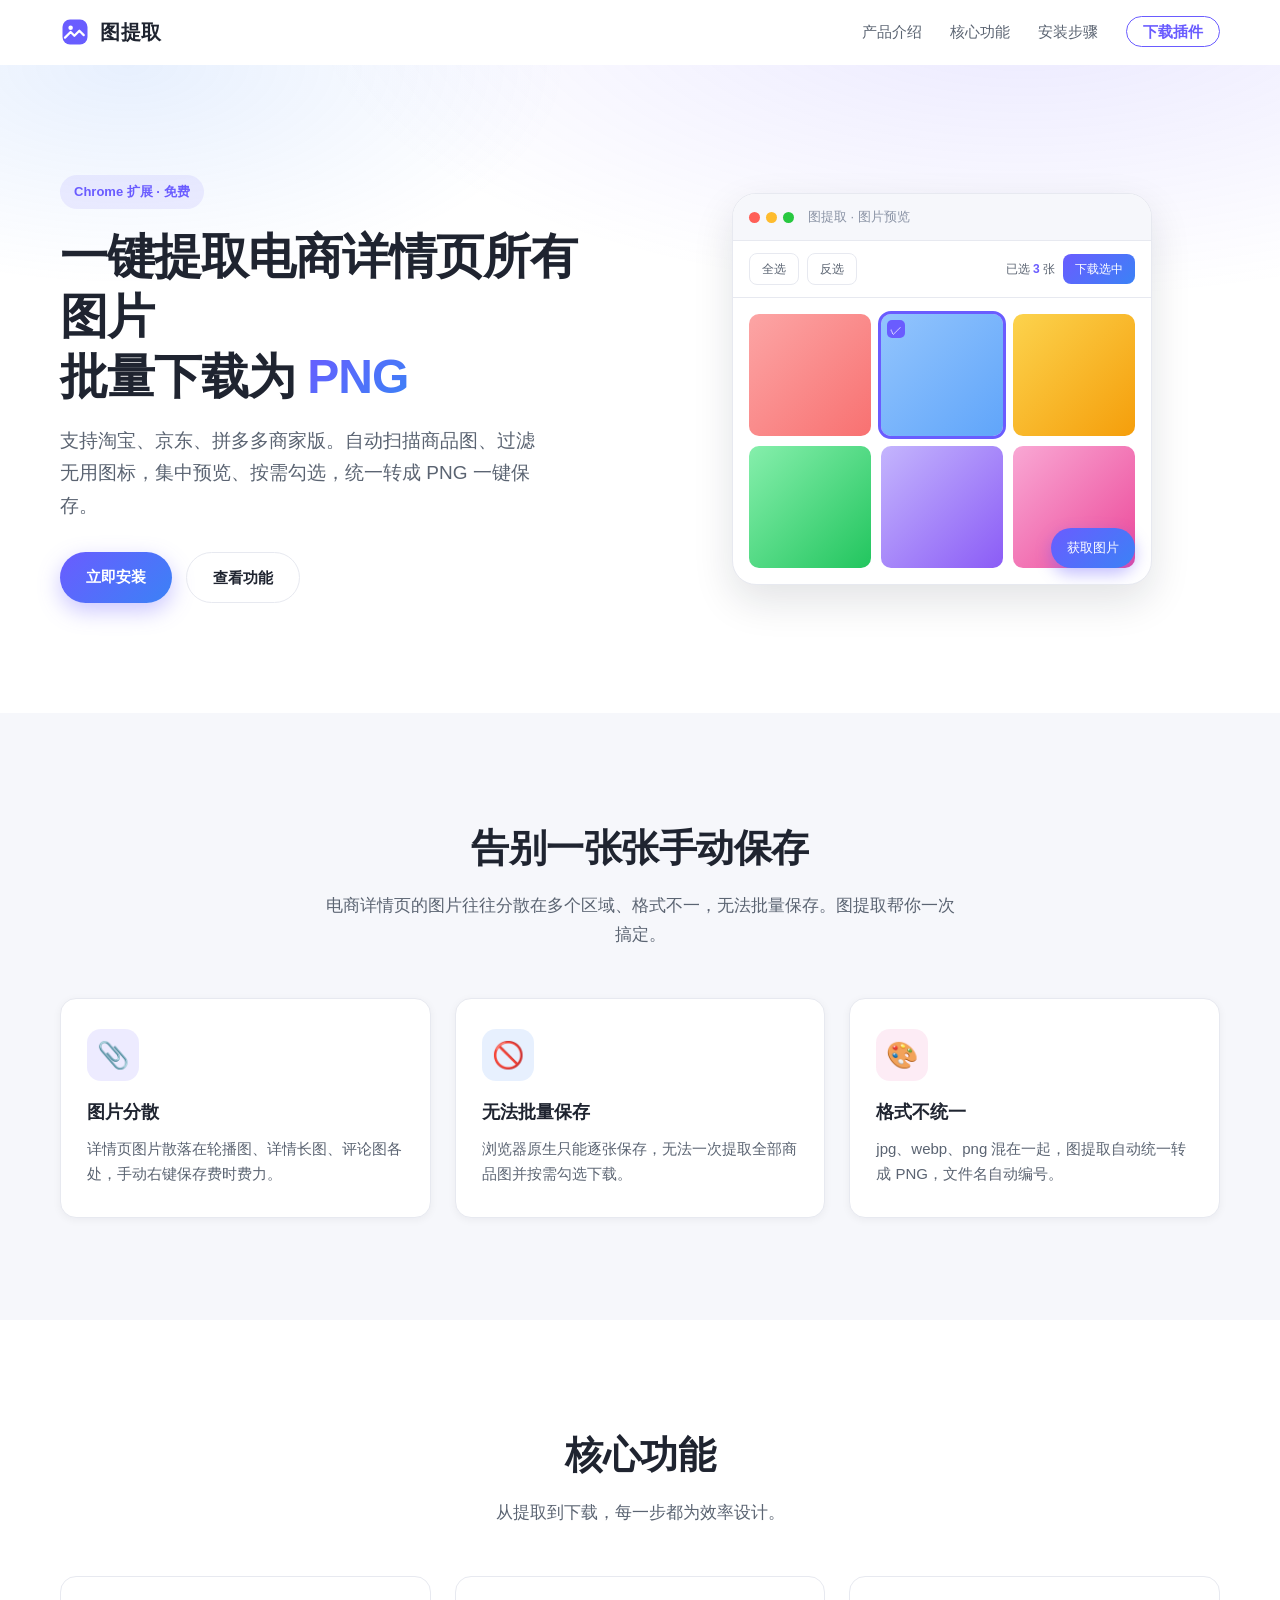
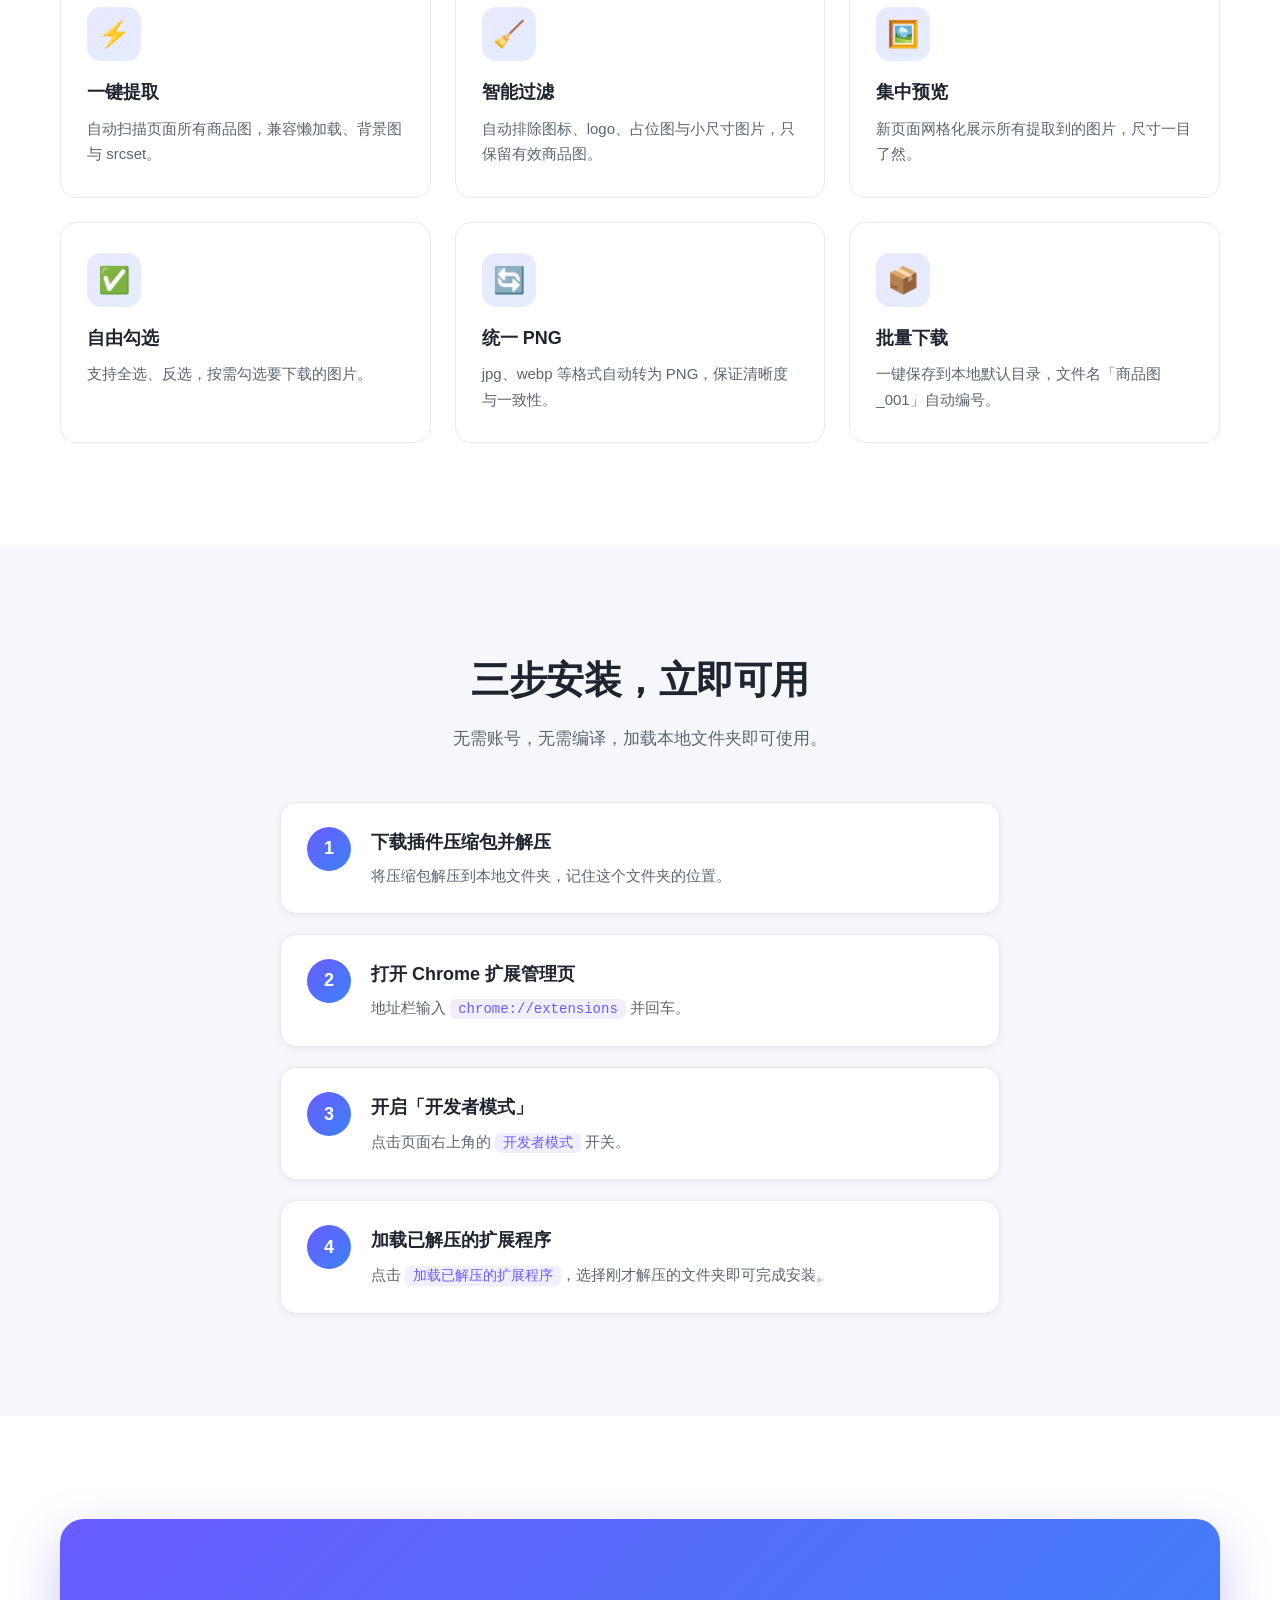
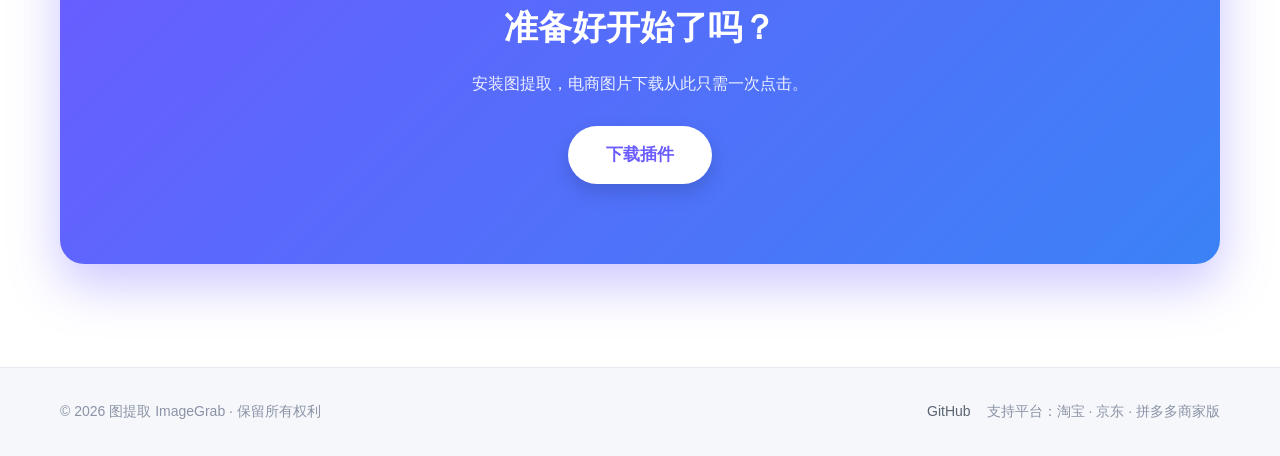
<file: docs/index.html>
<!DOCTYPE html>
<html lang="zh-CN">
<head>
  <meta charset="UTF-8" />
  <meta name="viewport" content="width=device-width, initial-scale=1.0" />
  <meta name="description" content="图提取（ImageGrab）—— 一键提取淘宝、京东、拼多多商家版商品详情页所有图片，集中预览并批量下载为 PNG。" />
  <title>图提取 ImageGrab · 电商图片一键下载插件</title>
  <link rel="stylesheet" href="css/style.css" />
</head>
<body>

  <!-- ============ 顶部导航栏 ============ -->
  <header class="navbar" id="navbar">
    <nav class="navbar-inner" aria-label="主导航">
      <!-- Logo：内联 SVG 图标 + 产品名 -->
      <a href="#hero" class="brand" aria-label="图提取 首页">
        <svg class="brand-icon" width="30" height="30" viewBox="0 0 24 24" fill="none" aria-hidden="true">
          <defs>
            <linearGradient id="lg-brand" x1="0" y1="0" x2="24" y2="24">
              <stop stop-color="#6a5cff"/><stop offset="1" stop-color="#3b82f6"/>
            </linearGradient>
          </defs>
          <rect x="2" y="2" width="20" height="20" rx="6" fill="url(#lg-brand)" />
          <circle cx="8.5" cy="8.5" r="1.8" fill="#fff" />
          <path d="M4 16.5l4.5-4.5 3 3 4-4 3.5 3.5" stroke="#fff" stroke-width="1.8" fill="none" stroke-linecap="round" stroke-linejoin="round" />
        </svg>
        <span class="brand-name">图提取</span>
      </a>

      <!-- 锚点导航 -->
      <ul class="nav-links" id="nav-links">
        <li><a href="#intro" class="nav-link">产品介绍</a></li>
        <li><a href="#features" class="nav-link">核心功能</a></li>
        <li><a href="#install" class="nav-link">安装步骤</a></li>
        <li><a href="#download" class="nav-link nav-cta">下载插件</a></li>
      </ul>

      <!-- 汉堡菜单按钮（移动端） -->
      <button class="hamburger" id="hamburger" aria-label="打开菜单" aria-expanded="false">
        <span></span><span></span><span></span>
      </button>
    </nav>
  </header>

  <main>

    <!-- ============ Hero 首屏区 ============ -->
    <section class="hero" id="hero">
      <div class="hero-inner">
        <div class="hero-text">
          <span class="hero-badge">Chrome 扩展 · 免费</span>
          <h1 class="hero-title">一键提取电商详情页所有图片<br />批量下载为 <span class="gradient-text">PNG</span></h1>
          <p class="hero-sub">支持淘宝、京东、拼多多商家版。自动扫描商品图、过滤无用图标，集中预览、按需勾选，统一转成 PNG 一键保存。</p>
          <div class="hero-actions">
            <a href="#download" class="btn btn-primary">立即安装</a>
            <a href="#features" class="btn btn-secondary">查看功能</a>
          </div>
        </div>

        <!-- 插件界面示意图：纯 CSS 模拟「悬浮按钮 + 图片画廊」 -->
        <div class="hero-mockup" aria-hidden="true">
          <div class="mockup-window">
            <div class="mockup-bar">
              <span class="dot dot-r"></span><span class="dot dot-y"></span><span class="dot dot-g"></span>
              <span class="mockup-title">图提取 · 图片预览</span>
            </div>
            <div class="mockup-toolbar">
              <span class="m-btn">全选</span>
              <span class="m-btn">反选</span>
              <span class="m-count">已选 <b>3</b> 张</span>
              <span class="m-btn m-primary">下载选中</span>
            </div>
            <div class="mockup-grid">
              <!-- 用纯 CSS 色块模拟图片缩略图 -->
              <div class="m-cell" style="--c1:#fca5a5;--c2:#f87171"><i></i></div>
              <div class="m-cell on" style="--c1:#93c5fd;--c2:#60a5fa"><i></i></div>
              <div class="m-cell" style="--c1:#fcd34d;--c2:#f59e0b"><i></i></div>
              <div class="m-cell" style="--c1:#86efac;--c2:#22c55e"><i></i></div>
              <div class="m-cell" style="--c1:#c4b5fd;--c2:#8b5cf6"><i></i></div>
              <div class="m-cell" style="--c1:#f9a8d4;--c2:#ec4899"><i></i></div>
            </div>
            <!-- 右下角悬浮按钮示意 -->
            <div class="mockup-fab">获取图片</div>
          </div>
        </div>
      </div>
    </section>

    <!-- ============ 产品介绍区 ============ -->
    <section class="section intro" id="intro">
      <div class="section-head">
        <h2 class="section-title">告别一张张手动保存</h2>
        <p class="section-desc">电商详情页的图片往往分散在多个区域、格式不一，无法批量保存。图提取帮你一次搞定。</p>
      </div>

      <div class="intro-grid">
        <!-- 问题卡片 -->
        <article class="intro-card reveal">
          <div class="intro-icon icon-1">📎</div>
          <h3>图片分散</h3>
          <p>详情页图片散落在轮播图、详情长图、评论图各处，手动右键保存费时费力。</p>
        </article>
        <article class="intro-card reveal">
          <div class="intro-icon icon-2">🚫</div>
          <h3>无法批量保存</h3>
          <p>浏览器原生只能逐张保存，无法一次提取全部商品图并按需勾选下载。</p>
        </article>
        <article class="intro-card reveal">
          <div class="intro-icon icon-3">🎨</div>
          <h3>格式不统一</h3>
          <p>jpg、webp、png 混在一起，图提取自动统一转成 PNG，文件名自动编号。</p>
        </article>
      </div>
    </section>

    <!-- ============ 核心功能展示区 ============ -->
    <section class="section features" id="features">
      <div class="section-head">
        <h2 class="section-title">核心功能</h2>
        <p class="section-desc">从提取到下载，每一步都为效率设计。</p>
      </div>

      <div class="features-grid">
        <article class="feature-card reveal">
          <div class="feature-icon">⚡</div>
          <h3>一键提取</h3>
          <p>自动扫描页面所有商品图，兼容懒加载、背景图与 srcset。</p>
        </article>
        <article class="feature-card reveal">
          <div class="feature-icon">🧹</div>
          <h3>智能过滤</h3>
          <p>自动排除图标、logo、占位图与小尺寸图片，只保留有效商品图。</p>
        </article>
        <article class="feature-card reveal">
          <div class="feature-icon">🖼️</div>
          <h3>集中预览</h3>
          <p>新页面网格化展示所有提取到的图片，尺寸一目了然。</p>
        </article>
        <article class="feature-card reveal">
          <div class="feature-icon">✅</div>
          <h3>自由勾选</h3>
          <p>支持全选、反选，按需勾选要下载的图片。</p>
        </article>
        <article class="feature-card reveal">
          <div class="feature-icon">🔄</div>
          <h3>统一 PNG</h3>
          <p>jpg、webp 等格式自动转为 PNG，保证清晰度与一致性。</p>
        </article>
        <article class="feature-card reveal">
          <div class="feature-icon">📦</div>
          <h3>批量下载</h3>
          <p>一键保存到本地默认目录，文件名「商品图_001」自动编号。</p>
        </article>
      </div>
    </section>

    <!-- ============ 安装步骤说明区 ============ -->
    <section class="section install" id="install">
      <div class="section-head">
        <h2 class="section-title">三步安装，立即可用</h2>
        <p class="section-desc">无需账号，无需编译，加载本地文件夹即可使用。</p>
      </div>

      <ol class="steps">
        <li class="step reveal">
          <span class="step-num">1</span>
          <div class="step-body">
            <h3>下载插件压缩包并解压</h3>
            <p>将压缩包解压到本地文件夹，记住这个文件夹的位置。</p>
          </div>
        </li>
        <li class="step reveal">
          <span class="step-num">2</span>
          <div class="step-body">
            <h3>打开 Chrome 扩展管理页</h3>
            <p>地址栏输入 <code>chrome://extensions</code> 并回车。</p>
          </div>
        </li>
        <li class="step reveal">
          <span class="step-num">3</span>
          <div class="step-body">
            <h3>开启「开发者模式」</h3>
            <p>点击页面右上角的 <code>开发者模式</code> 开关。</p>
          </div>
        </li>
        <li class="step reveal">
          <span class="step-num">4</span>
          <div class="step-body">
            <h3>加载已解压的扩展程序</h3>
            <p>点击 <code>加载已解压的扩展程序</code>，选择刚才解压的文件夹即可完成安装。</p>
          </div>
        </li>
      </ol>
    </section>

    <!-- ============ 底部 CTA ============ -->
    <section class="section cta" id="download">
      <div class="cta-box reveal">
        <h2>准备好开始了吗？</h2>
        <p>安装图提取，电商图片下载从此只需一次点击。</p>
        <a href="#install" class="btn btn-primary btn-lg">下载插件</a>
      </div>
    </section>

  </main>

  <!-- ============ Footer ============ -->
  <footer class="footer">
    <div class="footer-inner">
      <p class="copyright">© 2026 图提取 ImageGrab · 保留所有权利</p>
      <p class="footer-links">
        <a href="https://github.com/yourname/imagegrab" target="_blank" rel="noopener">GitHub</a>
        <span>支持平台：淘宝 · 京东 · 拼多多商家版</span>
      </p>
    </div>
  </footer>

  <script src="js/main.js"></script>
</body>
</html>
</file>
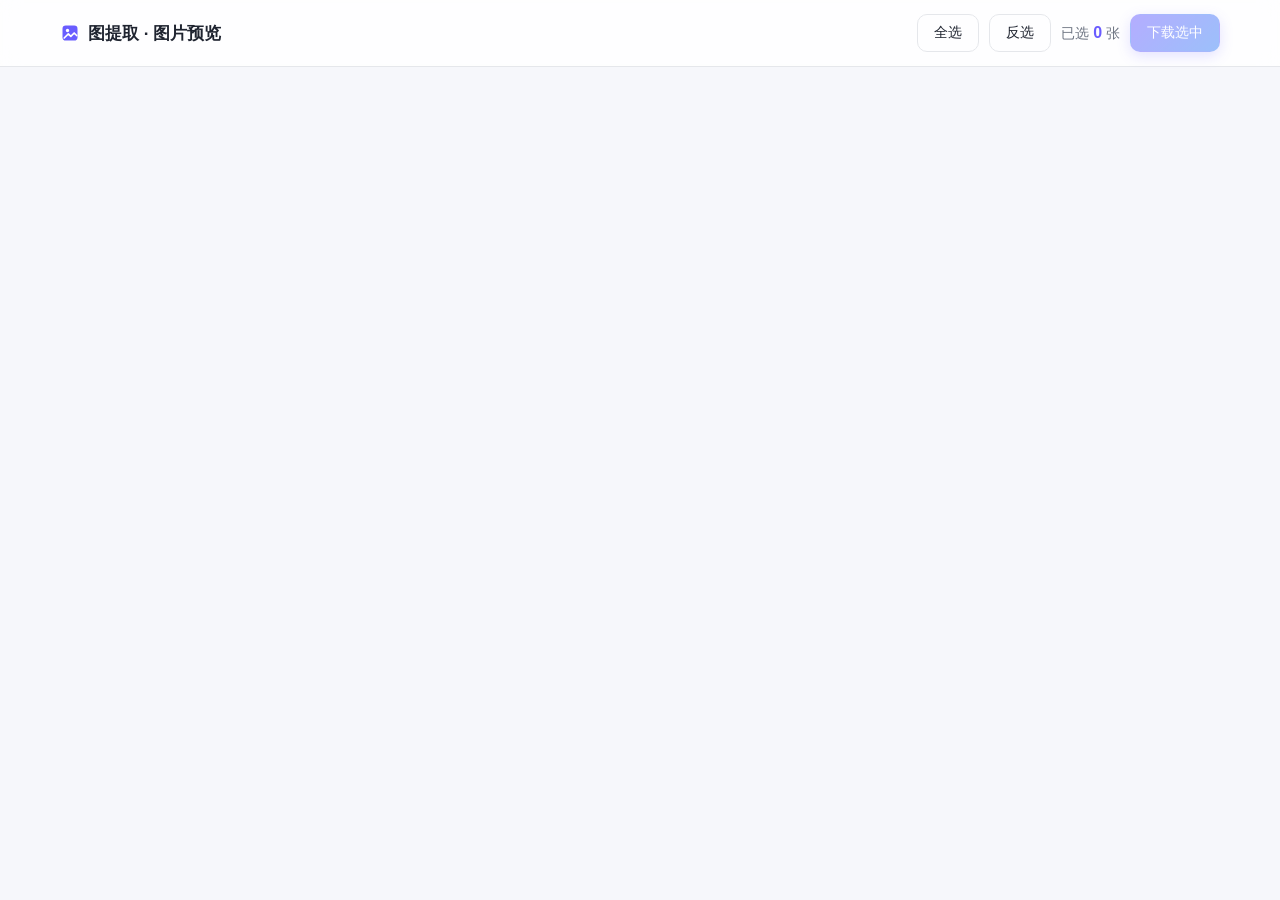
<file: gallery.html>
<!DOCTYPE html>
<html lang="zh-CN">
<head>
  <meta charset="UTF-8" />
  <meta name="viewport" content="width=device-width, initial-scale=1.0" />
  <title>图提取 - 图片预览</title>
  <link rel="stylesheet" href="gallery.css" />
</head>
<body>
  <!-- 顶部工具栏 -->
  <header class="toolbar">
    <div class="toolbar-inner">
      <h1 class="logo">
        <svg width="20" height="20" viewBox="0 0 24 24" fill="none" aria-hidden="true">
          <rect x="3" y="3" width="18" height="18" rx="4" fill="url(#g1)" />
          <circle cx="9" cy="9" r="2" fill="#fff" />
          <path d="M5 18l5-5 3 3 4-4 3 3" stroke="#fff" stroke-width="2" fill="none" stroke-linecap="round" stroke-linejoin="round" />
          <defs><linearGradient id="g1" x1="0" y1="0" x2="24" y2="24"><stop stop-color="#6a5cff"/><stop offset="1" stop-color="#3b82f6"/></linearGradient></defs>
        </svg>
        图提取 · 图片预览
      </h1>
      <div class="actions">
        <button id="btn-select-all" class="btn btn-ghost">全选</button>
        <button id="btn-invert" class="btn btn-ghost">反选</button>
        <span class="count">已选 <strong id="selected-count">0</strong> 张</span>
        <button id="btn-download" class="btn btn-primary" disabled>下载选中</button>
      </div>
    </div>
  </header>

  <!-- 图片网格 -->
  <main class="gallery" id="gallery">
    <!-- 图片卡片由 gallery.js 动态生成 -->
  </main>

  <!-- 空状态 -->
  <div class="empty" id="empty" hidden>
    <p>暂无图片</p>
    <p class="sub">请回到商品详情页，点击右下角「获取图片」按钮</p>
  </div>

  <!-- 进度提示 -->
  <div class="toast" id="toast" hidden></div>

  <script src="gallery.js"></script>
</body>
</html>
</file>
<file: docs/css/style.css>
/* ============================================================
   style.css —— 图提取 ImageGrab 官方宣传网站全站样式
   说明：
   - 所有颜色、间距、圆角、阴影通过 :root 中的 CSS 变量统一定义
   - 移动优先，采用 ≥1024px / 768~1023px / <768px 三档响应式断点
   - 主色调为蓝紫渐变，可通过修改 --primary 系列变量快速换肤
   ============================================================ */

:root {
  /* 主色（蓝紫渐变） */
  --primary: #6a5cff;
  --primary-2: #3b82f6;
  --gradient: linear-gradient(135deg, #6a5cff 0%, #3b82f6 100%);

  /* 文字颜色 */
  --text: #1f2430;
  --text-sub: #5b6472;
  --text-muted: #8a93a5;

  /* 背景与边框 */
  --bg: #ffffff;
  --bg-soft: #f6f7fb;
  --border: #e7e9f0;

  /* 圆角 */
  --radius-sm: 10px;
  --radius: 16px;
  --radius-lg: 24px;

  /* 阴影 */
  --shadow-sm: 0 2px 8px rgba(17, 24, 39, 0.05);
  --shadow: 0 8px 24px rgba(17, 24, 39, 0.08);
  --shadow-lg: 0 16px 40px rgba(17, 24, 39, 0.12);

  /* 间距 */
  --section-pad: clamp(60px, 8vw, 110px);
  --container: 1160px;

  /* 过渡 */
  --transition: 0.25s ease;
}

/* ---------- 基础重置 ---------- */
* { box-sizing: border-box; margin: 0; padding: 0; }

html { scroll-behavior: smooth; }

body {
  font-family: -apple-system, "PingFang SC", "Microsoft YaHei", sans-serif;
  color: var(--text);
  background: var(--bg);
  line-height: 1.7;
  -webkit-font-smoothing: antialiased;
}

a { text-decoration: none; color: inherit; }
ul, ol { list-style: none; }
img, svg { max-width: 100%; }

/* ---------- 通用容器与区块 ---------- */
.section { padding: var(--section-pad) 20px; }

.section-head {
  max-width: 640px;
  margin: 0 auto 48px;
  text-align: center;
}
.section-title {
  font-size: clamp(26px, 4vw, 38px);
  font-weight: 700;
  letter-spacing: -0.5px;
}
.section-desc {
  margin-top: 12px;
  color: var(--text-sub);
  font-size: clamp(15px, 2vw, 17px);
}

/* ---------- 顶部导航栏 ---------- */
.navbar {
  position: sticky;
  top: 0;
  z-index: 100;
  /* 毛玻璃背景 */
  background: rgba(255, 255, 255, 0.75);
  backdrop-filter: blur(12px);
  -webkit-backdrop-filter: blur(12px);
  border-bottom: 1px solid transparent;
  transition: box-shadow var(--transition), border-color var(--transition);
}
/* 滚动后加阴影（由 JS 切换 .scrolled） */
.navbar.scrolled {
  box-shadow: 0 4px 20px rgba(17, 24, 39, 0.08);
  border-bottom-color: var(--border);
}

.navbar-inner {
  max-width: var(--container);
  margin: 0 auto;
  height: 64px;
  display: flex;
  align-items: center;
  justify-content: space-between;
  gap: 16px;
}

.brand { display: flex; align-items: center; gap: 10px; font-weight: 700; font-size: 20px; }
.brand-icon { display: block; }
.brand-name { letter-spacing: 0.5px; }

.nav-links {
  display: flex;
  align-items: center;
  gap: 28px;
}
.nav-link {
  font-size: 15px;
  color: var(--text-sub);
  position: relative;
  padding: 4px 0;
  transition: color var(--transition);
}
.nav-link:hover { color: var(--primary); }
/* 当前区块高亮（由 JS 添加 .active） */
.nav-link.active { color: var(--primary); font-weight: 600; }
.nav-link.active::after {
  content: "";
  position: absolute;
  left: 0; right: 0; bottom: -4px;
  height: 2px;
  background: var(--gradient);
  border-radius: 2px;
}
.nav-cta {
  color: var(--primary);
  font-weight: 600;
  border: 1px solid var(--primary);
  padding: 6px 16px !important;
  border-radius: 999px;
  transition: all var(--transition);
}
.nav-cta:hover { background: var(--primary); color: #fff; }

/* 汉堡菜单按钮 */
.hamburger {
  display: none;
  flex-direction: column;
  justify-content: center;
  gap: 5px;
  width: 40px;
  height: 40px;
  background: transparent;
  border: none;
  cursor: pointer;
}
.hamburger span {
  display: block;
  width: 22px;
  height: 2px;
  background: var(--text);
  border-radius: 2px;
  transition: transform 0.25s ease, opacity 0.25s ease;
}
/* 打开状态：三横变叉 */
.hamburger.open span:nth-child(1) { transform: translateY(7px) rotate(45deg); }
.hamburger.open span:nth-child(2) { opacity: 0; }
.hamburger.open span:nth-child(3) { transform: translateY(-7px) rotate(-45deg); }

/* ---------- 按钮 ---------- */
.btn {
  display: inline-block;
  padding: 12px 26px;
  font-size: 15px;
  font-weight: 600;
  border-radius: 999px;
  cursor: pointer;
  transition: transform var(--transition), box-shadow var(--transition), background var(--transition);
  text-align: center;
}
.btn-primary {
  background: var(--gradient);
  color: #fff;
  box-shadow: 0 8px 22px rgba(106, 92, 255, 0.35);
}
.btn-primary:hover { transform: translateY(-2px); box-shadow: 0 12px 28px rgba(106, 92, 255, 0.45); }
.btn-secondary {
  background: transparent;
  color: var(--text);
  border: 1px solid var(--border);
}
.btn-secondary:hover { border-color: var(--primary); color: var(--primary); }
.btn-lg { padding: 15px 38px; font-size: 17px; }

/* ---------- Hero 首屏 ---------- */
.hero {
  background:
    radial-gradient(1200px 500px at 80% -10%, rgba(106, 92, 255, 0.14), transparent 60%),
    radial-gradient(800px 400px at 10% 0%, rgba(59, 130, 246, 0.12), transparent 55%),
    var(--bg);
  padding: clamp(60px, 9vw, 110px) 20px;
}
.hero-inner {
  max-width: var(--container);
  margin: 0 auto;
  display: grid;
  grid-template-columns: 1fr 1fr;
  gap: 48px;
  align-items: center;
}
.hero-badge {
  display: inline-block;
  padding: 6px 14px;
  font-size: 13px;
  font-weight: 600;
  color: var(--primary);
  background: rgba(106, 92, 255, 0.1);
  border-radius: 999px;
  margin-bottom: 18px;
}
.hero-title {
  font-size: clamp(30px, 5vw, 48px);
  font-weight: 800;
  line-height: 1.25;
  letter-spacing: -1px;
}
.gradient-text {
  background: var(--gradient);
  -webkit-background-clip: text;
  background-clip: text;
  color: transparent;
}
.hero-sub {
  margin-top: 18px;
  font-size: clamp(16px, 2.2vw, 19px);
  color: var(--text-sub);
  max-width: 480px;
}
.hero-actions { margin-top: 30px; display: flex; gap: 14px; flex-wrap: wrap; }

/* Hero 插件界面示意图（纯 CSS 模拟） */
.hero-mockup { display: flex; justify-content: center; }
.mockup-window {
  width: 100%;
  max-width: 420px;
  background: #fff;
  border: 1px solid var(--border);
  border-radius: var(--radius-lg);
  box-shadow: var(--shadow-lg);
  overflow: hidden;
  position: relative;
}
.mockup-bar {
  display: flex;
  align-items: center;
  gap: 6px;
  padding: 12px 16px;
  border-bottom: 1px solid var(--border);
  background: var(--bg-soft);
}
.dot { width: 11px; height: 11px; border-radius: 50%; }
.dot-r { background: #ff5f57; }
.dot-y { background: #febc2e; }
.dot-g { background: #28c840; }
.mockup-title { margin-left: 8px; font-size: 13px; color: var(--text-muted); }

.mockup-toolbar {
  display: flex;
  align-items: center;
  gap: 8px;
  padding: 12px 16px;
  border-bottom: 1px solid var(--border);
}
.m-btn {
  font-size: 12px;
  padding: 5px 12px;
  border: 1px solid var(--border);
  border-radius: 8px;
  color: var(--text-sub);
}
.m-count { font-size: 12px; color: var(--text-sub); margin-left: auto; }
.m-count b { color: var(--primary); }
.m-primary { background: var(--gradient); color: #fff; border: none; }

.mockup-grid {
  display: grid;
  grid-template-columns: repeat(3, 1fr);
  gap: 10px;
  padding: 16px;
}
.m-cell {
  aspect-ratio: 1;
  border-radius: 10px;
  background: linear-gradient(135deg, var(--c1), var(--c2));
  position: relative;
}
/* 选中的卡片加边框勾选标记 */
.m-cell.on { outline: 3px solid var(--primary); }
.m-cell.on::after {
  content: "✓";
  position: absolute;
  top: 6px; left: 6px;
  width: 18px; height: 18px;
  font-size: 12px;
  color: #fff;
  background: var(--primary);
  border-radius: 5px;
  display: grid;
  place-items: center;
}

/* 悬浮按钮示意 */
.mockup-fab {
  position: absolute;
  right: 16px;
  bottom: 16px;
  padding: 9px 16px;
  font-size: 13px;
  color: #fff;
  background: var(--gradient);
  border-radius: 999px;
  box-shadow: 0 6px 16px rgba(106, 92, 255, 0.4);
}

/* ---------- 产品介绍 ---------- */
.intro { background: var(--bg-soft); }
.intro-grid {
  max-width: var(--container);
  margin: 0 auto;
  display: grid;
  grid-template-columns: repeat(3, 1fr);
  gap: 24px;
}
.intro-card {
  background: #fff;
  border: 1px solid var(--border);
  border-radius: var(--radius);
  padding: 30px 26px;
  box-shadow: var(--shadow-sm);
  transition: transform var(--transition), box-shadow var(--transition);
}
.intro-card:hover { transform: translateY(-4px); box-shadow: var(--shadow); }
.intro-icon {
  width: 52px;
  height: 52px;
  border-radius: 14px;
  display: grid;
  place-items: center;
  font-size: 26px;
  margin-bottom: 16px;
}
.icon-1 { background: rgba(106, 92, 255, 0.12); }
.icon-2 { background: rgba(59, 130, 246, 0.12); }
.icon-3 { background: rgba(236, 72, 153, 0.1); }
.intro-card h3 { font-size: 18px; margin-bottom: 8px; }
.intro-card p { color: var(--text-sub); font-size: 15px; }

/* ---------- 核心功能 ---------- */
.features-grid {
  max-width: var(--container);
  margin: 0 auto;
  display: grid;
  grid-template-columns: repeat(3, 1fr);
  gap: 24px;
}
.feature-card {
  padding: 30px 26px;
  border: 1px solid var(--border);
  border-radius: var(--radius);
  background: #fff;
  transition: transform var(--transition), box-shadow var(--transition);
}
.feature-card:hover { transform: translateY(-5px); box-shadow: var(--shadow-lg); }
.feature-icon {
  width: 54px;
  height: 54px;
  border-radius: 14px;
  display: grid;
  place-items: center;
  font-size: 26px;
  background: linear-gradient(135deg, rgba(106,92,255,0.14), rgba(59,130,246,0.14));
  margin-bottom: 16px;
}
.feature-card h3 { font-size: 18px; margin-bottom: 8px; }
.feature-card p { color: var(--text-sub); font-size: 15px; }

/* ---------- 安装步骤 ---------- */
.install { background: var(--bg-soft); }
.steps {
  max-width: 720px;
  margin: 0 auto;
  display: flex;
  flex-direction: column;
  gap: 20px;
}
.step {
  display: flex;
  gap: 20px;
  background: #fff;
  border: 1px solid var(--border);
  border-radius: var(--radius);
  padding: 24px 26px;
  box-shadow: var(--shadow-sm);
  transition: transform var(--transition), box-shadow var(--transition);
}
.step:hover { transform: translateX(4px); box-shadow: var(--shadow); }
.step-num {
  flex-shrink: 0;
  width: 44px;
  height: 44px;
  border-radius: 50%;
  background: var(--gradient);
  color: #fff;
  font-size: 18px;
  font-weight: 700;
  display: grid;
  place-items: center;
}
.step-body h3 { font-size: 18px; margin-bottom: 6px; }
.step-body p { color: var(--text-sub); font-size: 15px; }
.step-body code {
  background: rgba(106, 92, 255, 0.1);
  color: var(--primary);
  padding: 2px 8px;
  border-radius: 6px;
  font-size: 14px;
  font-family: "SFMono-Regular", Consolas, "Courier New", monospace;
}

/* ---------- CTA ---------- */
.cta { background: var(--bg); }
.cta-box {
  max-width: var(--container);
  margin: 0 auto;
  text-align: center;
  padding: clamp(48px, 7vw, 80px) 24px;
  background: var(--gradient);
  border-radius: var(--radius-lg);
  color: #fff;
  box-shadow: 0 20px 50px rgba(106, 92, 255, 0.35);
}
.cta-box h2 { font-size: clamp(24px, 3.5vw, 34px); font-weight: 700; }
.cta-box p { margin: 14px 0 28px; opacity: 0.9; }
.cta-box .btn-primary { background: #fff; color: var(--primary); box-shadow: 0 8px 20px rgba(0,0,0,0.15); }
.cta-box .btn-primary:hover { transform: translateY(-2px); }

/* ---------- Footer ---------- */
.footer {
  border-top: 1px solid var(--border);
  background: var(--bg-soft);
  padding: 32px 20px;
}
.footer-inner {
  max-width: var(--container);
  margin: 0 auto;
  display: flex;
  flex-wrap: wrap;
  gap: 12px;
  align-items: center;
  justify-content: space-between;
  font-size: 14px;
  color: var(--text-muted);
}
.footer-links { display: flex; gap: 16px; align-items: center; }
.footer-links a { color: var(--text-sub); transition: color var(--transition); }
.footer-links a:hover { color: var(--primary); }

/* ---------- 滚动进入视口动画（配合 IntersectionObserver） ---------- */
.reveal {
  opacity: 0;
  transform: translateY(28px);
  transition: opacity 0.6s ease, transform 0.6s ease;
}
.reveal.visible { opacity: 1; transform: translateY(0); }

/* ============================================================
   响应式断点
   ============================================================ */

/* 平板：768px ~ 1023px */
@media (max-width: 1023px) {
  .hero-inner { grid-template-columns: 1fr; text-align: center; }
  .hero-sub { margin-left: auto; margin-right: auto; }
  .hero-actions { justify-content: center; }
  .intro-grid, .features-grid { grid-template-columns: repeat(2, 1fr); }
  .nav-links { gap: 18px; }
}

/* 手机：<768px */
@media (max-width: 767px) {
  .navbar-inner { height: 58px; }

  /* 导航折叠为汉堡菜单 */
  .nav-links {
    position: absolute;
    top: 58px;
    left: 0; right: 0;
    flex-direction: column;
    gap: 0;
    background: #fff;
    border-bottom: 1px solid var(--border);
    box-shadow: var(--shadow);
    /* 默认收起，JS 切换 .open */
    max-height: 0;
    overflow: hidden;
    transition: max-height 0.3s ease;
    padding: 0 20px;
  }
  .nav-links.open { max-height: 320px; padding: 10px 20px; }
  .nav-links li { width: 100%; }
  .nav-link { display: block; padding: 14px 0 !important; border-bottom: 1px solid var(--border); }
  .nav-link.active::after { display: none; }
  .nav-cta { border: none; }

  .hamburger { display: flex; }

  /* 网格变单列 */
  .intro-grid, .features-grid { grid-template-columns: 1fr; }
  .mockup-grid { grid-template-columns: repeat(3, 1fr); }
  .footer-inner { flex-direction: column; text-align: center; }
}

/* 极窄屏（320px）兜底 */
@media (max-width: 359px) {
  .hero-actions { flex-direction: column; }
  .btn { width: 100%; }
  .mockup-grid { grid-template-columns: repeat(2, 1fr); }
}
</file>
<file: gallery.css>
/* gallery.css —— 图片预览页样式 */

:root {
  --primary: #6a5cff;
  --primary-2: #3b82f6;
  --bg: #f6f7fb;
  --card-bg: #ffffff;
  --text: #1f2430;
  --text-sub: #6b7280;
  --border: #e5e7eb;
  --radius: 14px;
  --shadow: 0 4px 16px rgba(17, 24, 39, 0.06);
}

* { box-sizing: border-box; margin: 0; padding: 0; }

body {
  font-family: -apple-system, "PingFang SC", "Microsoft YaHei", sans-serif;
  background: var(--bg);
  color: var(--text);
  min-height: 100vh;
}

/* 顶部工具栏 */
.toolbar {
  position: sticky;
  top: 0;
  z-index: 10;
  background: rgba(255, 255, 255, 0.82);
  backdrop-filter: blur(10px);
  border-bottom: 1px solid var(--border);
}
.toolbar-inner {
  max-width: 1200px;
  margin: 0 auto;
  padding: 14px 20px;
  display: flex;
  align-items: center;
  gap: 12px;
  flex-wrap: wrap;
}
.logo {
  display: flex;
  align-items: center;
  gap: 8px;
  font-size: 17px;
  font-weight: 600;
  margin-right: auto;
}
.actions {
  display: flex;
  align-items: center;
  gap: 10px;
  flex-wrap: wrap;
}
.count { font-size: 14px; color: var(--text-sub); }
.count strong { color: var(--primary); font-size: 16px; }

/* 按钮 */
.btn {
  padding: 9px 16px;
  font-size: 14px;
  border-radius: 10px;
  border: 1px solid transparent;
  cursor: pointer;
  transition: all 0.2s ease;
}
.btn-ghost {
  background: transparent;
  border-color: var(--border);
  color: var(--text);
}
.btn-ghost:hover { border-color: var(--primary); color: var(--primary); }
.btn-primary {
  background: linear-gradient(135deg, var(--primary), var(--primary-2));
  color: #fff;
  box-shadow: 0 4px 14px rgba(106, 92, 255, 0.35);
}
.btn-primary:hover { transform: translateY(-2px); }
.btn-primary:disabled { opacity: 0.5; cursor: not-allowed; transform: none; }

/* 图片网格 */
.gallery {
  max-width: 1200px;
  margin: 0 auto;
  padding: 20px;
  display: grid;
  grid-template-columns: repeat(auto-fill, minmax(180px, 1fr));
  gap: 16px;
}

/* 单张图片卡片 */
.card {
  background: var(--card-bg);
  border: 2px solid transparent;
  border-radius: var(--radius);
  overflow: hidden;
  box-shadow: var(--shadow);
  cursor: pointer;
  transition: transform 0.2s ease, border-color 0.2s ease, box-shadow 0.2s ease;
  position: relative;
}
.card:hover { transform: translateY(-4px); box-shadow: 0 10px 24px rgba(17, 24, 39, 0.12); }
.card.selected { border-color: var(--primary); }

.card .thumb {
  width: 100%;
  aspect-ratio: 1 / 1;
  object-fit: cover;
  background: #f0f1f5;
  display: block;
}
.card .meta {
  padding: 8px 10px;
  font-size: 12px;
  color: var(--text-sub);
  display: flex;
  align-items: center;
  justify-content: space-between;
}

/* 复选框 */
.card .check {
  position: absolute;
  top: 8px;
  left: 8px;
  width: 22px;
  height: 22px;
  border-radius: 6px;
  background: rgba(255, 255, 255, 0.9);
  border: 2px solid #cbd5e1;
  display: grid;
  place-items: center;
  color: transparent;
  transition: all 0.15s ease;
}
.card.selected .check {
  background: var(--primary);
  border-color: var(--primary);
  color: #fff;
}

/* 空状态 */
.empty {
  text-align: center;
  padding: 80px 20px;
  color: var(--text-sub);
}
.empty p { font-size: 18px; margin-bottom: 8px; }
.empty .sub { font-size: 14px; }

/* 提示 */
.toast {
  position: fixed;
  bottom: 30px;
  left: 50%;
  transform: translateX(-50%);
  background: rgba(17, 24, 39, 0.9);
  color: #fff;
  padding: 10px 20px;
  border-radius: 10px;
  font-size: 14px;
  z-index: 20;
}

/* 响应式 */
@media (max-width: 640px) {
  .toolbar-inner { padding: 10px 14px; }
  .gallery { padding: 12px; grid-template-columns: repeat(auto-fill, minmax(140px, 1fr)); gap: 10px; }
}
</file>
